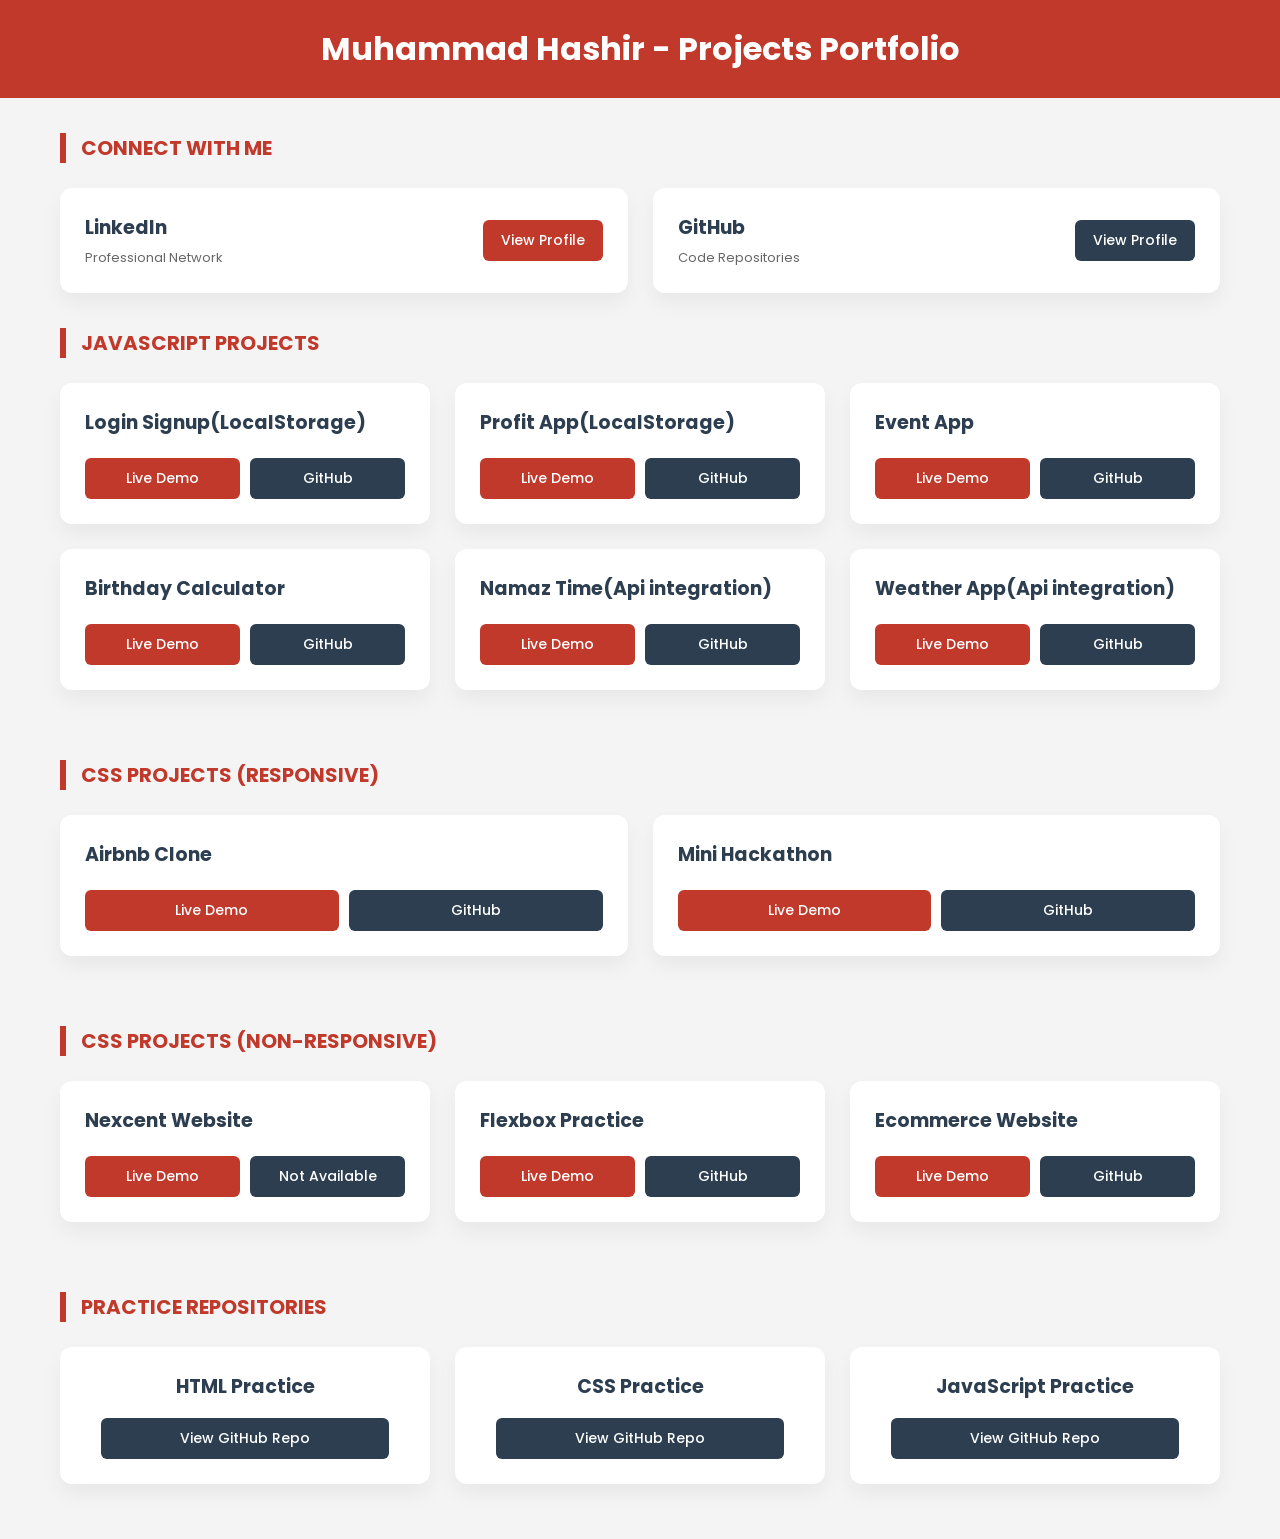
<file: portfolio.html>
<!DOCTYPE html>
<html lang="en">
<head>
<meta charset="UTF-8">
<meta name="viewport" content="width=device-width, initial-scale=1.0">
<title>Muhammad Hashir - Portfolio</title>
<link rel="shortcut icon" href="Desktop.png">
<link href="https://fonts.googleapis.com/css2?family=Poppins:wght@300;400;500;600&display=swap" rel="stylesheet">
<style>
  *{ margin:0; padding:0; box-sizing:border-box; font-family:'Poppins',sans-serif; }
  body{ background:#f4f4f4; color: #333; margin-bottom: 20px;}
  .header{ background:#c0392b; color:#fff; padding:25px 20px; text-align:center; }
  .header h1{ font-size:32px; }
  .section{ padding:35px 20px; max-width: 1200px; margin: auto; }
  .section h2{ color:#c0392b; margin-bottom:25px; border-left:6px solid #c0392b; padding-left:15px; text-transform: uppercase; font-size: 20px; }
  .grid{ display:grid; grid-template-columns:repeat(auto-fit,minmax(280px,1fr)); gap:25px; }
  .card{ background:#fff; padding:25px; border-radius:12px; box-shadow:0 10px 20px rgba(0,0,0,0.05); display: flex; flex-direction: column; justify-content: space-between; transition: 0.3s; }
  .card:hover{ transform: translateY(-0.2px) scale(1.0); box-shadow: 0 15px 30px rgba(0,0,0,0.1); }
  .card h3{ margin-bottom:6px; font-size: 19px; color: #2c3e50; }
  .btn-group{ display: flex; gap: 10px; margin-top: 15px; }
  .btn{ flex: 1; text-align: center; padding: 10px; border-radius: 6px; cursor: pointer; font-size: 14px; font-weight: 500; border: none; transition: 0.2s; }
  .btn-live{ background: #c0392b; color: white; }
  .btn-git{ background: #2c3e50; color: white; }
  .btn-full{ background: #2c3e50; color: white; width: 100%; display: block; }
  /* BUTTONS BASE STYLE */
  .btn { 
    flex: 1; 
    text-align: center; 
    padding: 10px; 
    border-radius: 6px; 
    cursor: pointer; 
    font-size: 14px; 
    font-weight: 500; 
    border: none; 
    transition: all 0.3s ease; /* Smooth transition */
  }

  /* LIVE DEMO BUTTON (RED) */
  .btn-live { 
    background: #c0392b; 
    color: white; 
  }

  .btn-live:hover { 
    background: #a93226; /* Darker Red */
    box-shadow: 0 4px 8px rgba(192, 57, 43, 0.3);
    transform: translateY(-0px) scale(1.03);
  }

  /* GITHUB BUTTON (DARK) */
  .btn-git { 
    background: #2c3e50; 
    color: white; 
  }

  .btn-git:hover { 
    background: #34495e; /* Lighter Navy/Grey */
    box-shadow: 0 4px 8px rgba(44, 62, 80, 0.3);
       transform: translateY(-0px) scale(1.03);

    /* transform: translateY(-2px); */
  }

  /* FULL WIDTH BUTTON (FOR REPOS) */
  .btn-full { 
    display: inline-block;
    margin-top:11px !important;
    background: #2c3e50; 
    color: white; 
    width: 90%;
    /* text-align: center;  */
    margin: auto;
    display: block; 
  }

  .btn-full:hover { 
    background: #34495e;
    transform: translateY(-0px) scale(1.015);
  }
  .tag{ display:inline-block; background:#fdf2f2; color: #c0392b; padding:4px 10px; border-radius:20px; font-size: 11px; font-weight: 600; margin-bottom:10px; border: 1px solid #f5c6cb; }
</style>
</head>
<body>

<div class="header">
  <h1>Muhammad Hashir - Projects Portfolio</h1>
</div>

<div class="section" style="padding-bottom: 0;">
  <h2>Connect With Me</h2>
  <div class="grid">
    <div class="card" style="flex-direction: row; align-items: center; gap: 15px;">
      <div style="flex-grow: 1;">
        <h3>LinkedIn</h3>
        <p style="font-size: 13px; color: #666;">Professional Network</p>
      </div>
      <button onclick="goTo('https://www.linkedin.com/in/muhammad-hashir-319045394/')" class="btn btn-live" style="max-width: 120px;">View Profile</button>
    </div>

    <div class="card" style="flex-direction: row; align-items: center; gap: 15px;">
      <div style="flex-grow: 1;">
        <h3>GitHub</h3>
        <p style="font-size: 13px; color: #666;">Code Repositories</p>
      </div>
      <button onclick="goTo('https://github.com/Hashir284')" class="btn btn-git" style="max-width: 120px;">View Profile</button>
    </div>
  </div>
</div>

<div class="section">
  <h2>JavaScript Projects</h2>
  <div class="grid">
    <div class="card">
      <div><span class="tag" style="display: none;">LocalStorage</span><h3>Login Signup(LocalStorage)</h3></div>
      <div class="btn-group">
        <button onclick="goTo('https://login-sign-up-by-local-storage.vercel.app')" class="btn btn-live">Live Demo</button>
        <button onclick="goTo('https://github.com/Hashir284/Login-SignUp-by-Local-Storage')" class="btn btn-git">GitHub</button>
      </div>
    </div>
    <div class="card">
      <div><span class="tag" style="display: none;">LocalStorage</span><h3>Profit App(LocalStorage)</h3></div>
      <div class="btn-group">
        <button onclick="goTo('https://profit-loss-local-storage-app.vercel.app/')" class="btn btn-live">Live Demo</button>
        <button onclick="goTo('https://github.com/Hashir284/Simple-Profit-App')" class="btn btn-git">GitHub</button>
      </div>
    </div>
    <div class="card">
      <h3>Event App</h3>
      <div class="btn-group">
        <button onclick="goTo('https://event-practice-nu.vercel.app')" class="btn btn-live">Live Demo</button>
        <button onclick="goTo('https://github.com/Hashir284/JavaScript-Chapter-43-to-48-Assignment')" class="btn btn-git">GitHub</button>
      </div>
    </div>
    <div class="card">
      <h3>Birthday Calculator</h3>
      <div class="btn-group">
        <button onclick="goTo('https://js-assignment-birthday-calculator.vercel.app/')" class="btn btn-live">Live Demo</button>
        <button onclick="goTo('https://github.com/Hashir284/Js-Assignment-Birthday-Calculator')" class="btn btn-git">GitHub</button>
      </div>
    </div>
    <div class="card">
      <h3>Namaz Time(Api integration)</h3>
      <div class="btn-group">
        <button onclick="goTo('https://find-namaz-time.vercel.app/')" class="btn btn-live">Live Demo</button>
        <button onclick="goTo('https://github.com/Hashir284/Find-Namaz-Time')" class="btn btn-git">GitHub</button>
      </div>
    </div>
    <div class="card">
      <h3>Weather App(Api integration)</h3>
      <div class="btn-group">
        <button onclick="goTo('https://simple-weather-app-jet.vercel.app')" class="btn btn-live">Live Demo</button>
        <button onclick="goTo('https://github.com/Hashir284/Simple-Weather-App')" class="btn btn-git">GitHub</button>
      </div>
    </div>
  </div>
</div>

<div class="section">
  <h2>CSS Projects (Responsive)</h2>
  <div class="grid">
    <div class="card">
      <h3>Airbnb Clone</h3>
      <div class="btn-group">
        <button onclick="goTo('https://air-bnb-clone-e321.netlify.app/')" class="btn btn-live">Live Demo</button>
        <button onclick="goTo('https://github.com/Hashir284/project-6-Airbnb-clone')" class="btn btn-git">GitHub</button>
      </div>
    </div>
    <div class="card">
      <h3>Mini Hackathon</h3>
      <div class="btn-group">
        <button onclick="goTo('https://mini-hackachaton-css.netlify.app/')" class="btn btn-live">Live Demo</button>
        <button onclick="goTo('https://github.com/Hashir284/minihackathon')" class="btn btn-git">GitHub</button>
      </div>
    </div>
  </div>
</div>

<div class="section">
  <h2>CSS Projects (Non-Responsive)</h2>
  <div class="grid">
    <div class="card">
      <h3>Nexcent Website</h3>
      <div class="btn-group">
        <button onclick="goTo('https://nexcentapp-css.netlify.app/')" class="btn btn-live">Live Demo</button>
        <button class="btn btn-git">Not Available</button>
         <!-- onclick="goTo('https://github.com/Hashir284/CSS-Projects')"  -->
      </div>
    </div>
    <div class="card">
      <h3>Flexbox Practice</h3>
      <div class="btn-group">
        <button onclick="goTo('https://bayc-flexbox.vercel.app')" class="btn btn-live">Live Demo</button>
        <button onclick="goTo('https://github.com/Hashir284/Bayc-Flexbox')" class="btn btn-git">GitHub</button>
      </div>
    </div>
    <div class="card">
      <h3>Ecommerce Website</h3>
      <div class="btn-group">
        <button onclick="goTo('https://eccomerce-exclusive.netlify.app')" class="btn btn-live">Live Demo</button>
        <button onclick="goTo('https://github.com/Hashir284/Ecommere-exclusive-webpage-assignment')" class="btn btn-git">GitHub</button>
      </div>
    </div>
  </div>
</div>

<div class="section">
  <h2>Practice Repositories</h2>
  <div class="grid">
    <div class="card">
      <h3 style="text-align: center;">HTML Practice</h3>
      <button onclick="goTo('https://github.com/Hashir284/HTML')" class="btn btn-full">View GitHub Repo</button>
    </div>      
    <div class="card">
      <h3 style="text-align: center;">CSS Practice</h3>
      <button onclick="goTo('https://github.com/Hashir284/CSS')" class="btn btn-full">View GitHub Repo</button>
    </div>          
    <div class="card">
      <h3 style="text-align: center;">JavaScript Practice</h3>
      <button onclick="goTo('https://github.com/Hashir284/JavaScript-Practice')" class="btn btn-full">View GitHub Repo</button>
    </div>
  </div>
</div>

<script>
  function goTo(url) {
    window.location.assign(url);
  }
</script>

</body>
</html>
</file>
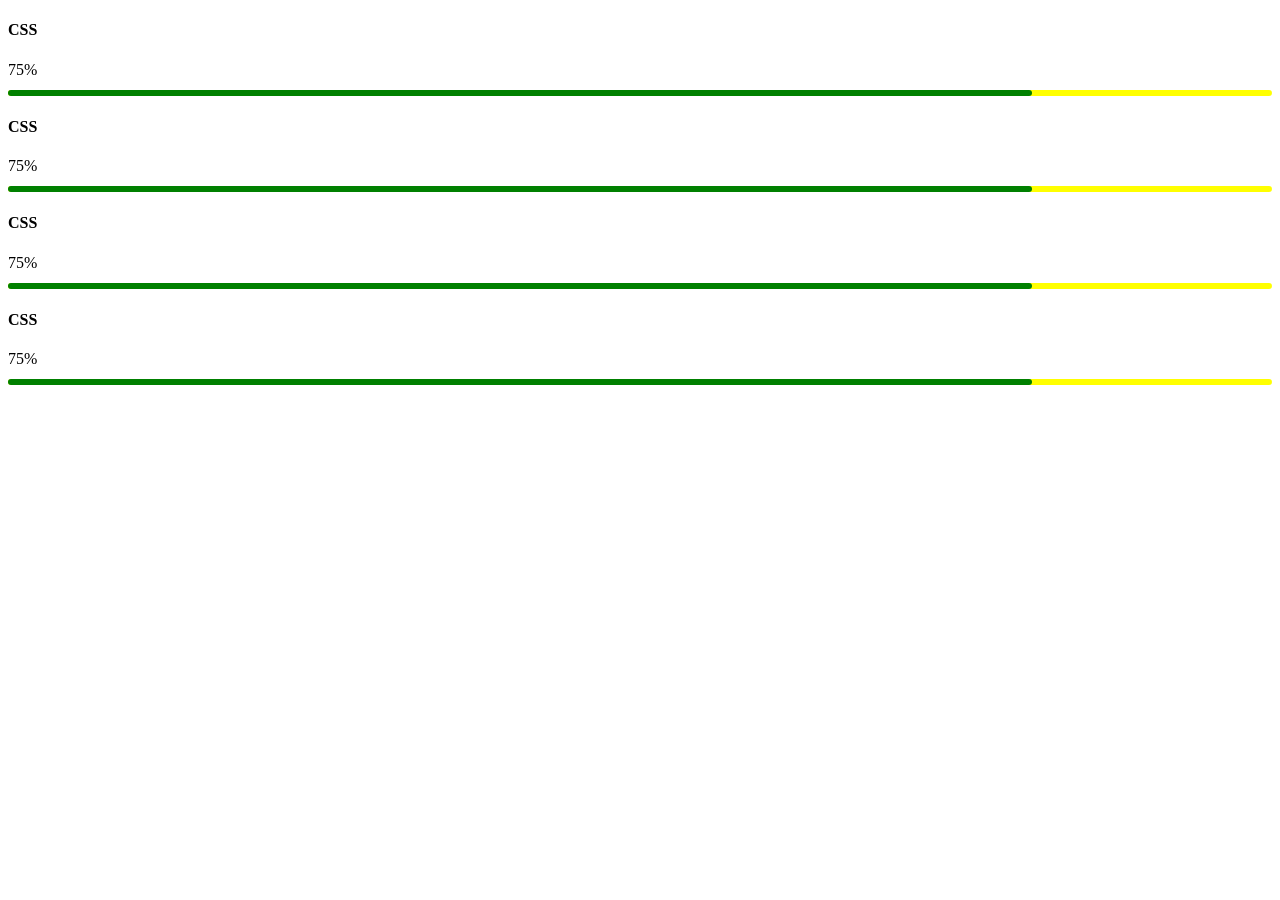
<file: progress.htm>
<!DOCTYPE html>
<html lang="en">

<head>
    <meta charset="UTF-8">
    <meta name="viewport" content="width=device-width, initial-scale=1.0">
    <title>Document</title>
</head>

<style>
progress {
    width: 100%;
    height: 6px;
    appearance: none;
    -webkit-appearance: none;
}

progress::-webkit-progress-bar {
    background-color: yellow;
    border-radius: 10px;
}

progress::-webkit-progress-value {
    background-color: green;
    border-radius: 10px;
}

progress::-moz-progress-bar {
    background-color: green;
}
</style>

<body>
    <div class="skills padd-15">
        <div class="row">
            <div class="skill-item padd-15">
                <div class="progressdetails">
                    <h4>CSS</h4>
                    <div class="skill-percent">75%</div>

                </div>
                <progress value="81" max="100" style="width: 100%;"></progress>
            </div>
        </div>
    <div class="skills padd-15">
        <div class="row">
            <div class="skill-item padd-15">
                <div class="progressdetails">
                    <h4>CSS</h4>
                    <div class="skill-percent">75%</div>

                </div>
                <progress value="81" max="100" style="width: 100%;"></progress>
            </div>
        </div>
    <div class="skills padd-15">
        <div class="row">
            <div class="skill-item padd-15">
                <div class="progressdetails">
                    <h4>CSS</h4>
                    <div class="skill-percent">75%</div>

                </div>
                <progress value="81" max="100" style="width: 100%;"></progress>
            </div>
        </div>
    <div class="skills padd-15">
        <div class="row">
            <div class="skill-item padd-15">
                <div class="progressdetails">
                    <h4>CSS</h4>
                    <div class="skill-percent">75%</div>

                </div>
                <progress value="81" max="100" style="width: 100%;"></progress>
            </div>
        </div>
</body>

</html>
</file>
